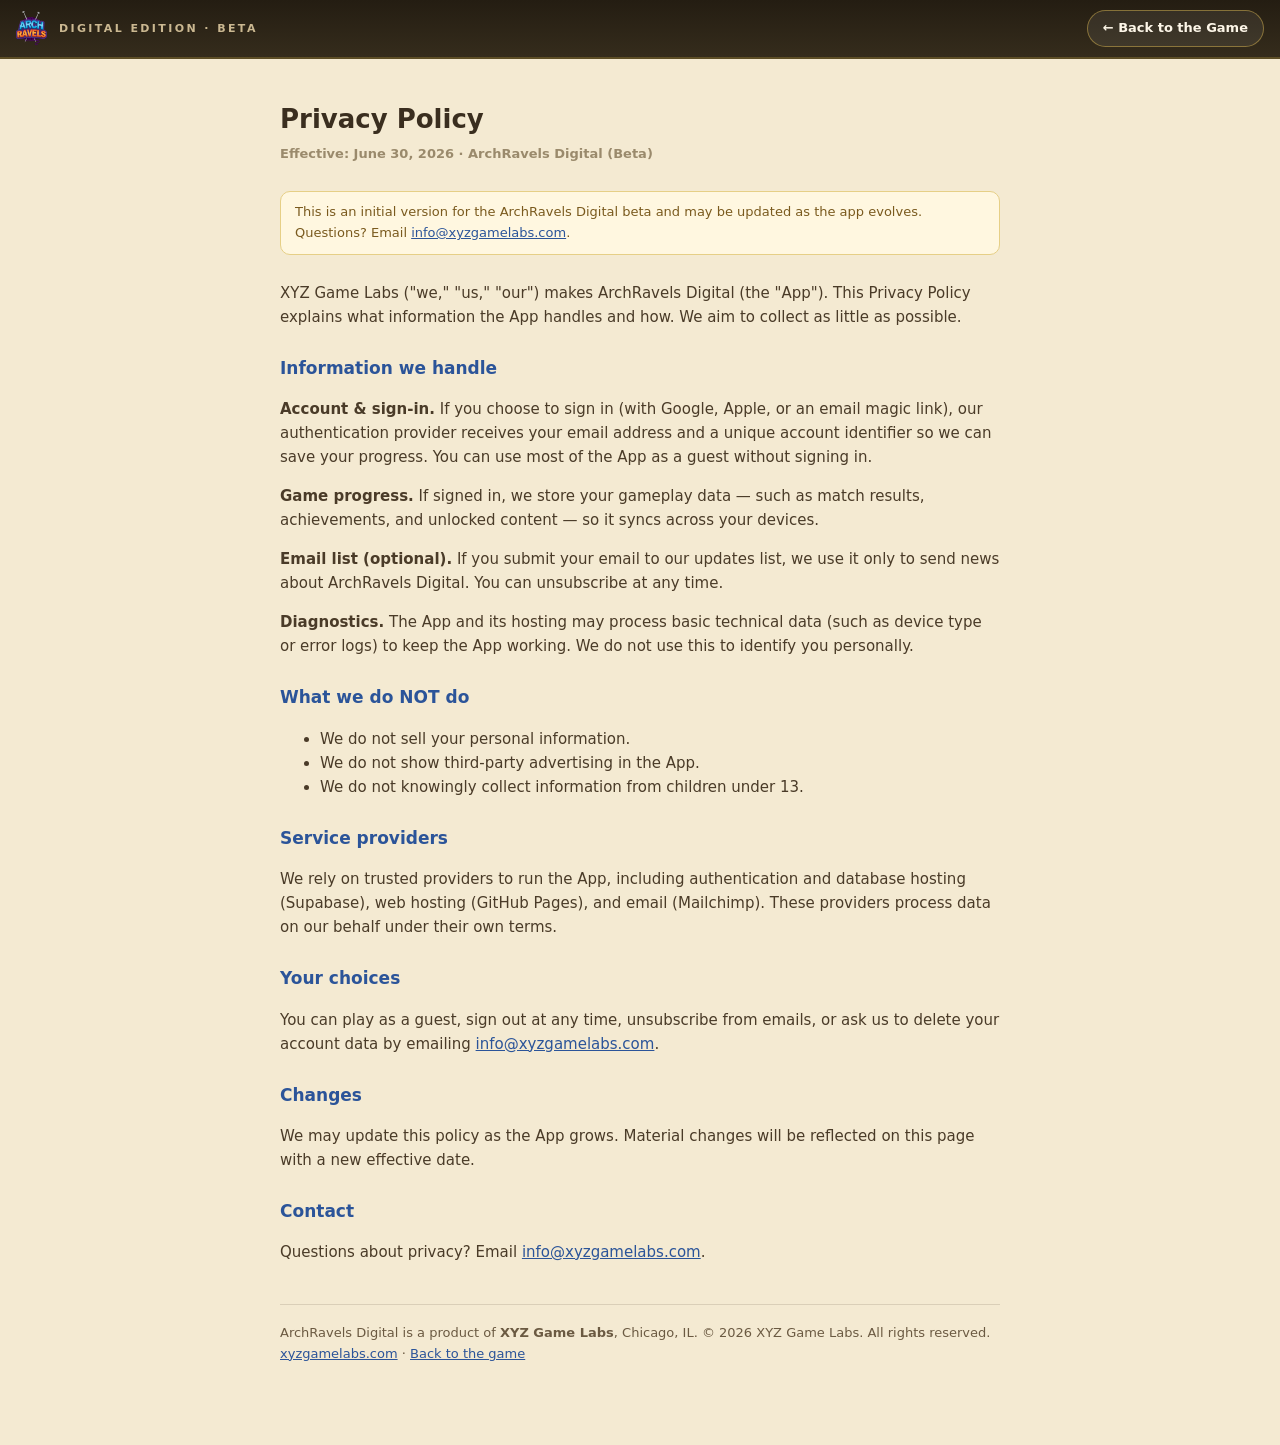
<file: privacy.html>
<!DOCTYPE html>
<html lang="en"><head><meta charset="utf-8"><meta name="viewport" content="width=device-width, initial-scale=1">
<title>Privacy Policy · ArchRavels Digital</title>
<style>
  body{margin:0;background:#f4ead2;color:#3a2e1f;font-family:-apple-system,BlinkMacSystemFont,"Segoe UI",system-ui,sans-serif;line-height:1.6}
  .wrap{max-width:720px;margin:0 auto;padding:40px 22px 80px}
  .top{display:flex;align-items:center;gap:12px;border-bottom:1px solid rgba(58,46,31,.14);padding-bottom:18px;margin-bottom:26px}
  .top img{height:46px}
  .top .t{font-size:13px;font-weight:300;text-transform:uppercase;letter-spacing:4px}
  .beta{display:inline-block;background:#3769BE;color:#fff;font-size:10px;font-weight:700;letter-spacing:1px;text-transform:uppercase;padding:2px 8px;border-radius:6px;margin-left:8px;vertical-align:middle}
  h1{font-size:26px;margin:0 0 4px}
  .eff{color:#9a8a6c;font-size:13px;font-weight:600;margin-bottom:26px}
  h2{font-size:17px;margin:26px 0 8px;color:#2b5499}
  p,li{font-size:15px;color:#4a3b28}
  a{color:#2b5499}
  .foot{margin-top:40px;padding-top:18px;border-top:1px solid rgba(58,46,31,.14);font-size:13px;color:#6b5a42}
  .draft{background:#fff7e0;border:1px solid #e6cf86;border-radius:10px;padding:10px 14px;font-size:13px;color:#7a5a1e;margin-bottom:26px}
  .ar-topbar{position:sticky;top:0;z-index:20;display:flex;align-items:center;gap:12px;padding:10px 16px;background:linear-gradient(180deg,#241d12 0%,#352c1c 100%);border-bottom:2px solid rgba(201,168,76,.35)}
  .ar-topbar img{height:34px;display:block}
  .ar-topbar .ed{font-size:11px;letter-spacing:2.4px;text-transform:uppercase;color:#cbb891;font-weight:700}
  .ar-topbar .sp{flex:1}
  .ar-topbar a.back{display:inline-flex;align-items:center;gap:6px;background:rgba(255,255,255,.07);border:1.5px solid rgba(201,168,76,.55);border-radius:999px;color:#fdf6e8;font-size:13px;font-weight:700;text-decoration:none;padding:7px 15px}
  .ar-topbar a.back:hover{background:rgba(255,255,255,.14)}
</style></head><body>
<div class="ar-topbar"><a href="/"><img src="Other Images Textures Details/AR Logo Final Aug2019.png" alt="ArchRavels"></a><span class="ed">Digital Edition &middot; Beta</span><span class="sp"></span><a class="back" href="/">&larr; Back to the Game</a></div>
<div class="wrap">
  <h1>Privacy Policy</h1>
  <div class="eff">Effective: June 30, 2026 &middot; ArchRavels Digital (Beta)</div>
  <div class="draft">This is an initial version for the ArchRavels Digital beta and may be updated as the app evolves. Questions? Email <a href="mailto:info@xyzgamelabs.com">info@xyzgamelabs.com</a>.</div>
  
<p>XYZ Game Labs ("we," "us," "our") makes ArchRavels Digital (the "App"). This Privacy Policy explains what information the App handles and how. We aim to collect as little as possible.</p>

<h2>Information we handle</h2>
<p><strong>Account &amp; sign-in.</strong> If you choose to sign in (with Google, Apple, or an email magic link), our authentication provider receives your email address and a unique account identifier so we can save your progress. You can use most of the App as a guest without signing in.</p>
<p><strong>Game progress.</strong> If signed in, we store your gameplay data — such as match results, achievements, and unlocked content — so it syncs across your devices.</p>
<p><strong>Email list (optional).</strong> If you submit your email to our updates list, we use it only to send news about ArchRavels Digital. You can unsubscribe at any time.</p>
<p><strong>Diagnostics.</strong> The App and its hosting may process basic technical data (such as device type or error logs) to keep the App working. We do not use this to identify you personally.</p>

<h2>What we do NOT do</h2>
<ul>
<li>We do not sell your personal information.</li>
<li>We do not show third-party advertising in the App.</li>
<li>We do not knowingly collect information from children under 13.</li>
</ul>

<h2>Service providers</h2>
<p>We rely on trusted providers to run the App, including authentication and database hosting (Supabase), web hosting (GitHub Pages), and email (Mailchimp). These providers process data on our behalf under their own terms.</p>

<h2>Your choices</h2>
<p>You can play as a guest, sign out at any time, unsubscribe from emails, or ask us to delete your account data by emailing <a href="mailto:info@xyzgamelabs.com">info@xyzgamelabs.com</a>.</p>

<h2>Changes</h2>
<p>We may update this policy as the App grows. Material changes will be reflected on this page with a new effective date.</p>

<h2>Contact</h2>
<p>Questions about privacy? Email <a href="mailto:info@xyzgamelabs.com">info@xyzgamelabs.com</a>.</p>

  <div class="foot">ArchRavels Digital is a product of <strong>XYZ Game Labs</strong>, Chicago, IL. &copy; 2026 XYZ Game Labs. All rights reserved.<br>
  <a href="https://xyzgamelabs.com" target="_blank" rel="noopener">xyzgamelabs.com</a><span class="foot-back"> &middot; <a href="index.html">Back to the game</a></span></div>
</div><script>if(/[?&]embed/.test(location.search)){var s=document.createElement("style");s.textContent=".ar-topbar{display:none!important}.wrap{padding-top:22px!important}.foot-back{display:none!important}";document.head.appendChild(s);}</script>
</body></html>
</file>
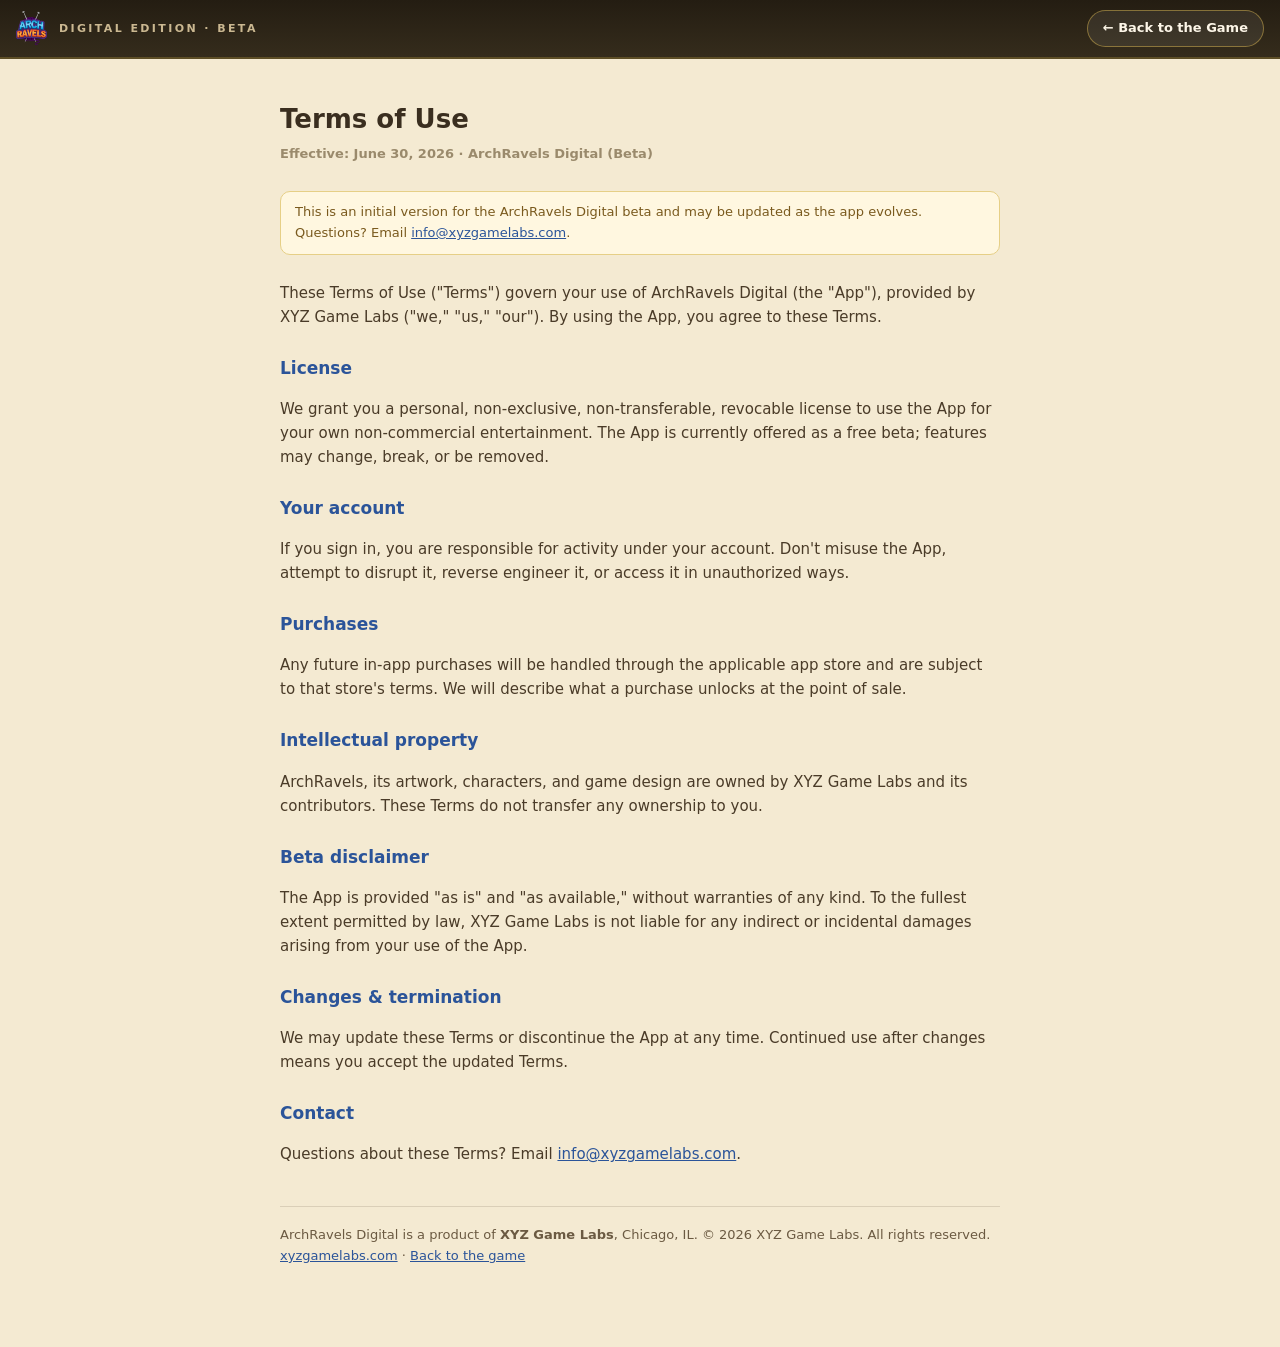
<file: terms.html>
<!DOCTYPE html>
<html lang="en"><head><meta charset="utf-8"><meta name="viewport" content="width=device-width, initial-scale=1">
<title>Terms of Use · ArchRavels Digital</title>
<style>
  body{margin:0;background:#f4ead2;color:#3a2e1f;font-family:-apple-system,BlinkMacSystemFont,"Segoe UI",system-ui,sans-serif;line-height:1.6}
  .wrap{max-width:720px;margin:0 auto;padding:40px 22px 80px}
  .top{display:flex;align-items:center;gap:12px;border-bottom:1px solid rgba(58,46,31,.14);padding-bottom:18px;margin-bottom:26px}
  .top img{height:46px}
  .top .t{font-size:13px;font-weight:300;text-transform:uppercase;letter-spacing:4px}
  .beta{display:inline-block;background:#3769BE;color:#fff;font-size:10px;font-weight:700;letter-spacing:1px;text-transform:uppercase;padding:2px 8px;border-radius:6px;margin-left:8px;vertical-align:middle}
  h1{font-size:26px;margin:0 0 4px}
  .eff{color:#9a8a6c;font-size:13px;font-weight:600;margin-bottom:26px}
  h2{font-size:17px;margin:26px 0 8px;color:#2b5499}
  p,li{font-size:15px;color:#4a3b28}
  a{color:#2b5499}
  .foot{margin-top:40px;padding-top:18px;border-top:1px solid rgba(58,46,31,.14);font-size:13px;color:#6b5a42}
  .draft{background:#fff7e0;border:1px solid #e6cf86;border-radius:10px;padding:10px 14px;font-size:13px;color:#7a5a1e;margin-bottom:26px}
  .ar-topbar{position:sticky;top:0;z-index:20;display:flex;align-items:center;gap:12px;padding:10px 16px;background:linear-gradient(180deg,#241d12 0%,#352c1c 100%);border-bottom:2px solid rgba(201,168,76,.35)}
  .ar-topbar img{height:34px;display:block}
  .ar-topbar .ed{font-size:11px;letter-spacing:2.4px;text-transform:uppercase;color:#cbb891;font-weight:700}
  .ar-topbar .sp{flex:1}
  .ar-topbar a.back{display:inline-flex;align-items:center;gap:6px;background:rgba(255,255,255,.07);border:1.5px solid rgba(201,168,76,.55);border-radius:999px;color:#fdf6e8;font-size:13px;font-weight:700;text-decoration:none;padding:7px 15px}
  .ar-topbar a.back:hover{background:rgba(255,255,255,.14)}
</style></head><body>
<div class="ar-topbar"><a href="/"><img src="Other Images Textures Details/AR Logo Final Aug2019.png" alt="ArchRavels"></a><span class="ed">Digital Edition &middot; Beta</span><span class="sp"></span><a class="back" href="/">&larr; Back to the Game</a></div>
<div class="wrap">
  <h1>Terms of Use</h1>
  <div class="eff">Effective: June 30, 2026 &middot; ArchRavels Digital (Beta)</div>
  <div class="draft">This is an initial version for the ArchRavels Digital beta and may be updated as the app evolves. Questions? Email <a href="mailto:info@xyzgamelabs.com">info@xyzgamelabs.com</a>.</div>
  
<p>These Terms of Use ("Terms") govern your use of ArchRavels Digital (the "App"), provided by XYZ Game Labs ("we," "us," "our"). By using the App, you agree to these Terms.</p>

<h2>License</h2>
<p>We grant you a personal, non-exclusive, non-transferable, revocable license to use the App for your own non-commercial entertainment. The App is currently offered as a free beta; features may change, break, or be removed.</p>

<h2>Your account</h2>
<p>If you sign in, you are responsible for activity under your account. Don't misuse the App, attempt to disrupt it, reverse engineer it, or access it in unauthorized ways.</p>

<h2>Purchases</h2>
<p>Any future in-app purchases will be handled through the applicable app store and are subject to that store's terms. We will describe what a purchase unlocks at the point of sale.</p>

<h2>Intellectual property</h2>
<p>ArchRavels, its artwork, characters, and game design are owned by XYZ Game Labs and its contributors. These Terms do not transfer any ownership to you.</p>

<h2>Beta disclaimer</h2>
<p>The App is provided "as is" and "as available," without warranties of any kind. To the fullest extent permitted by law, XYZ Game Labs is not liable for any indirect or incidental damages arising from your use of the App.</p>

<h2>Changes &amp; termination</h2>
<p>We may update these Terms or discontinue the App at any time. Continued use after changes means you accept the updated Terms.</p>

<h2>Contact</h2>
<p>Questions about these Terms? Email <a href="mailto:info@xyzgamelabs.com">info@xyzgamelabs.com</a>.</p>

  <div class="foot">ArchRavels Digital is a product of <strong>XYZ Game Labs</strong>, Chicago, IL. &copy; 2026 XYZ Game Labs. All rights reserved.<br>
  <a href="https://xyzgamelabs.com" target="_blank" rel="noopener">xyzgamelabs.com</a><span class="foot-back"> &middot; <a href="index.html">Back to the game</a></span></div>
</div><script>if(/[?&]embed/.test(location.search)){var s=document.createElement("style");s.textContent=".ar-topbar{display:none!important}.wrap{padding-top:22px!important}.foot-back{display:none!important}";document.head.appendChild(s);}</script>
</body></html>
</file>
